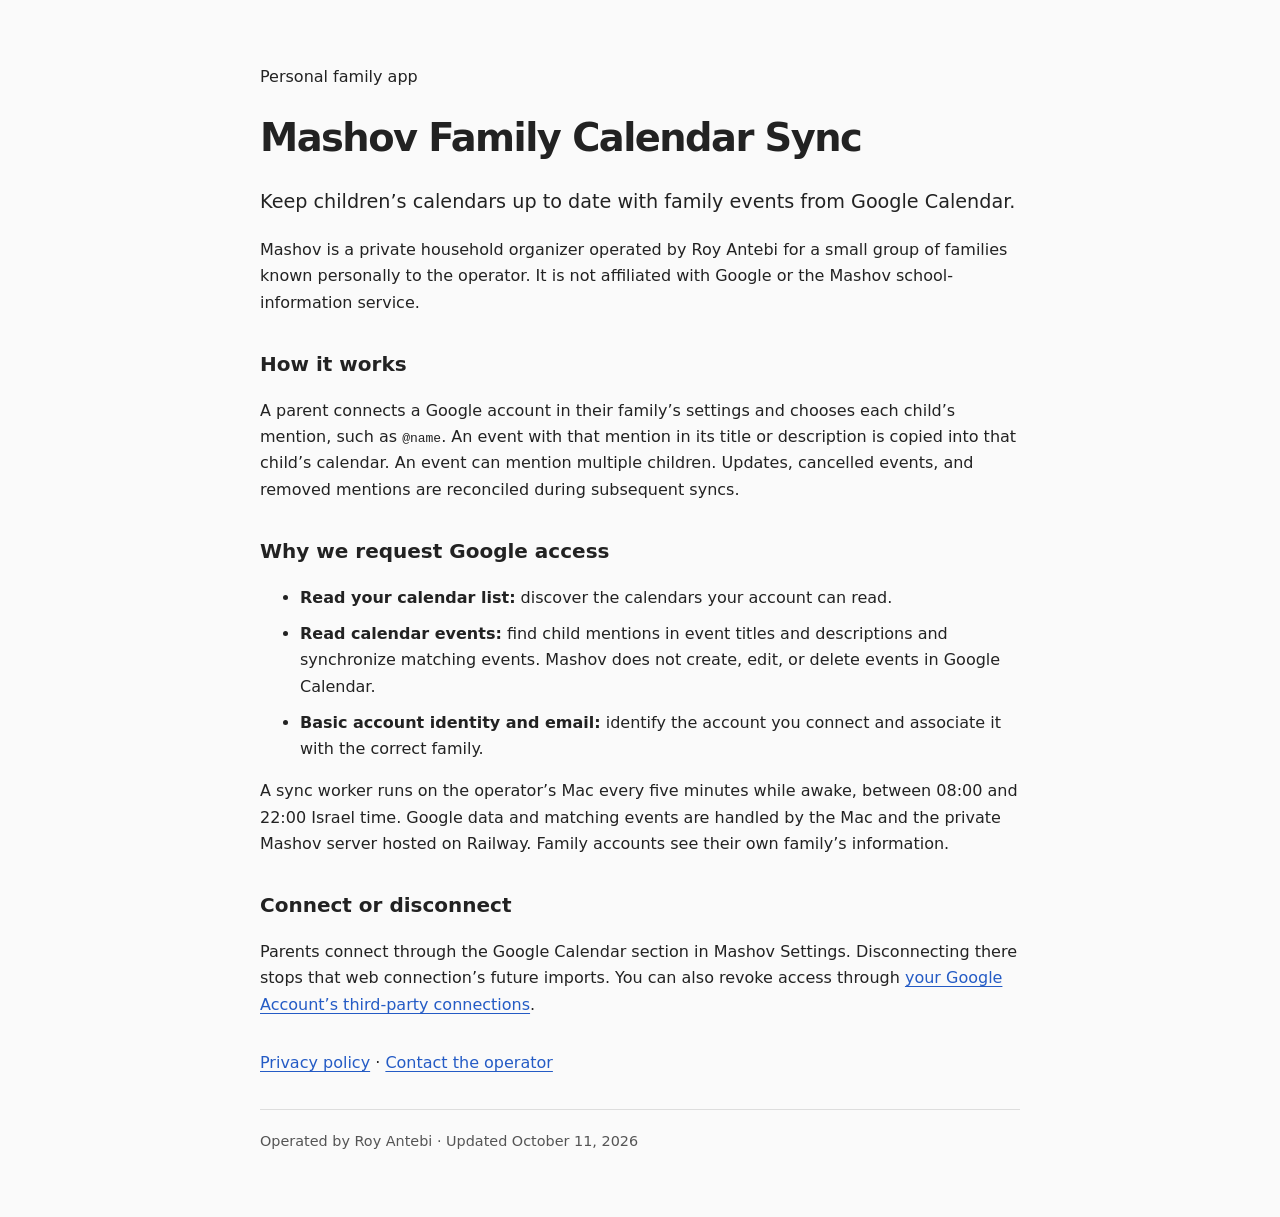
<file: index.html>
<!doctype html><html lang="en"><head><meta charset="utf-8"><meta name="viewport" content="width=device-width,initial-scale=1"><title>Mashov Family Calendar Sync</title><meta name="description" content="Personal family calendar synchronization with read-only Google Calendar access."><link rel="stylesheet" href="style.css"></head><body><main>
<p>Personal family app</p><h1>Mashov Family Calendar Sync</h1>
<p class="intro">Keep children’s calendars up to date with family events from Google Calendar.</p>
<p>Mashov is a private household organizer operated by Roy Antebi for a small group of families known personally to the operator. It is not affiliated with Google or the Mashov school-information service.</p>
<h2>How it works</h2><p>A parent connects a Google account in their family’s settings and chooses each child’s mention, such as <code>@name</code>. An event with that mention in its title or description is copied into that child’s calendar. An event can mention multiple children. Updates, cancelled events, and removed mentions are reconciled during subsequent syncs.</p>
<h2>Why we request Google access</h2><ul><li><strong>Read your calendar list:</strong> discover the calendars your account can read.</li><li><strong>Read calendar events:</strong> find child mentions in event titles and descriptions and synchronize matching events. Mashov does not create, edit, or delete events in Google Calendar.</li><li><strong>Basic account identity and email:</strong> identify the account you connect and associate it with the correct family.</li></ul>
<p>A sync worker runs on the operator’s Mac every five minutes while awake, between 08:00 and 22:00 Israel time. Google data and matching events are handled by the Mac and the private Mashov server hosted on Railway. Family accounts see their own family’s information.</p>
<h2>Connect or disconnect</h2><p>Parents connect through the Google Calendar section in Mashov Settings. Disconnecting there stops that web connection’s future imports. You can also revoke access through <a href="https://myaccount.google.com/connections">your Google Account’s third-party connections</a>.</p>
<nav><a href="privacy.html">Privacy policy</a> · <a href="mailto:royantebi@gmail.com">Contact the operator</a></nav>
<footer>Operated by Roy Antebi · Updated October 11, 2026</footer></main></body></html>
</file>
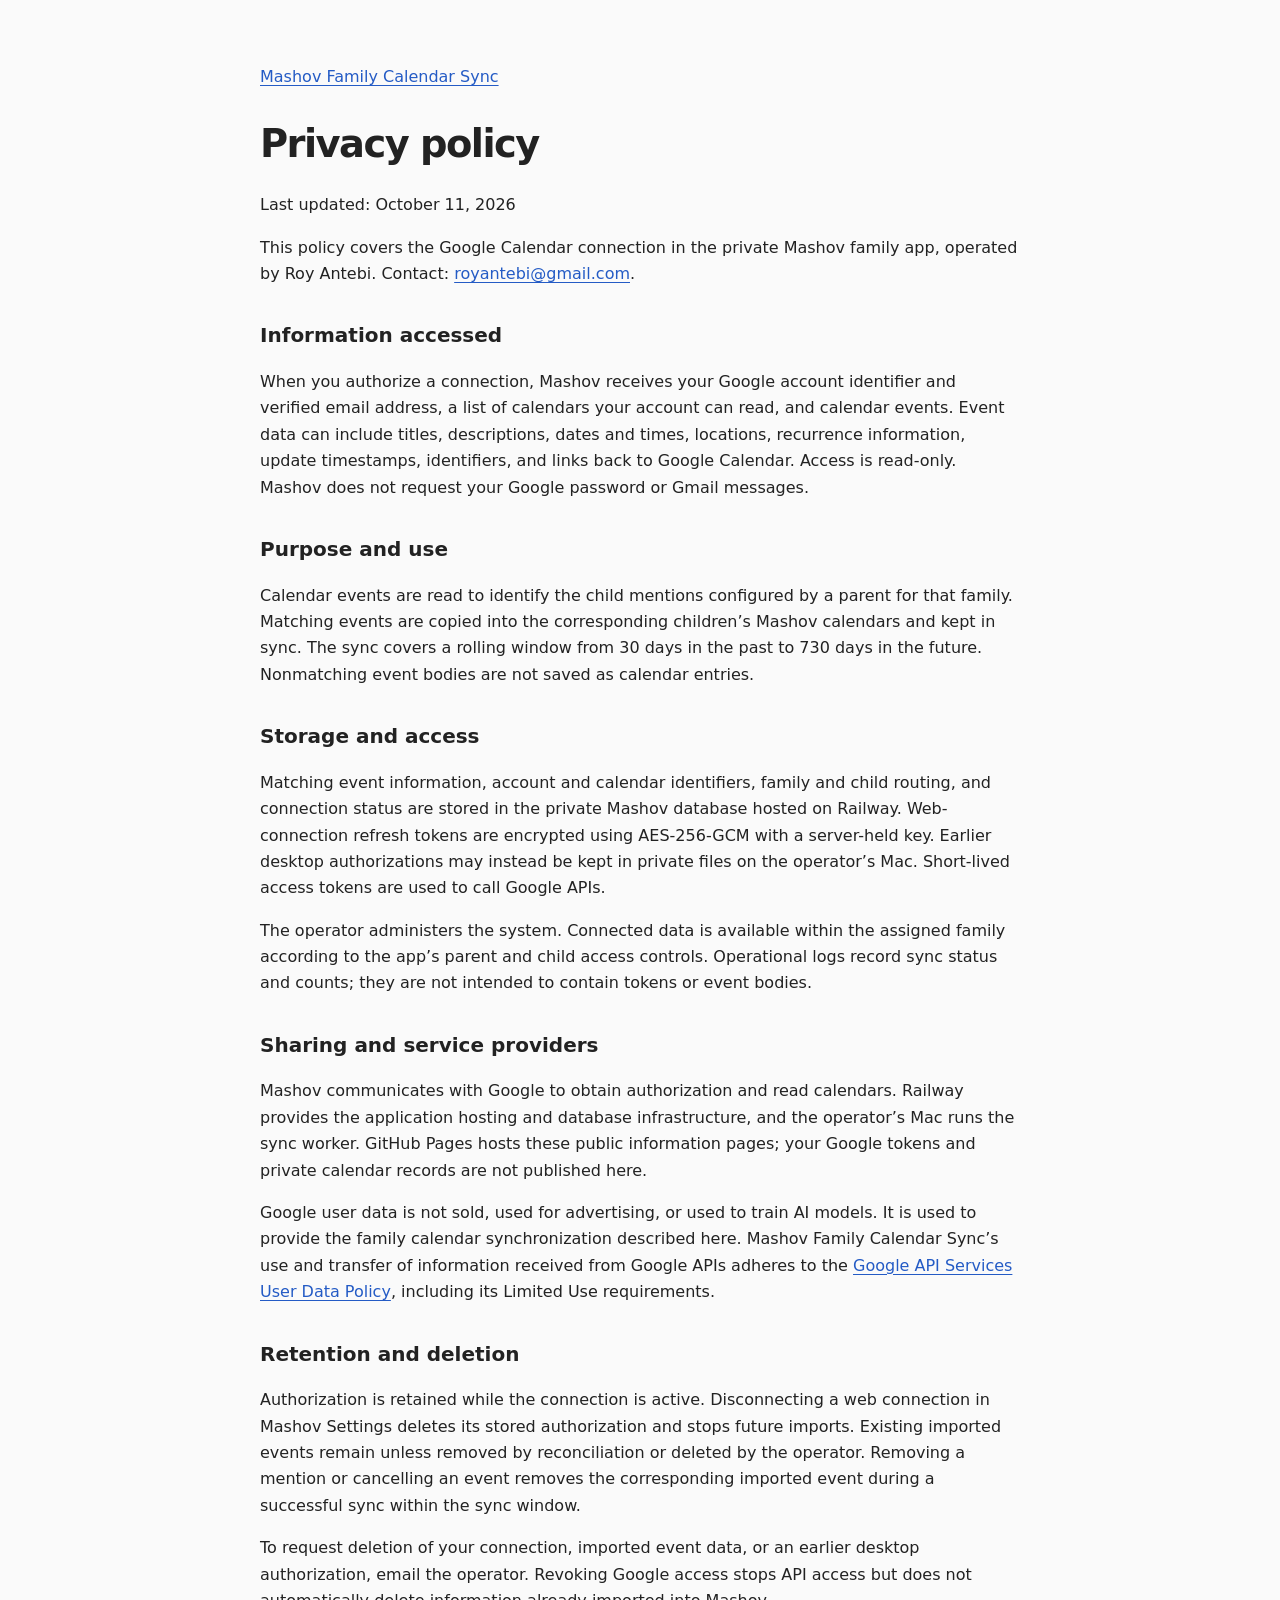
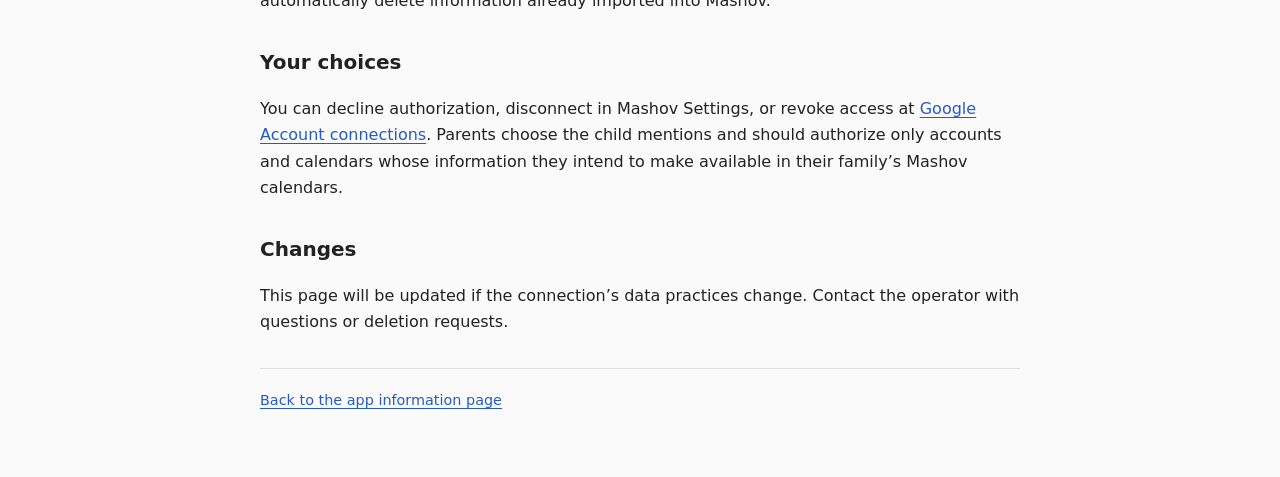
<file: privacy.html>
<!doctype html><html lang="en"><head><meta charset="utf-8"><meta name="viewport" content="width=device-width,initial-scale=1"><title>Privacy Policy — Mashov Family Calendar Sync</title><link rel="stylesheet" href="style.css"></head><body><main>
<nav><a href="./">Mashov Family Calendar Sync</a></nav><h1>Privacy policy</h1><p>Last updated: October 11, 2026</p>
<p>This policy covers the Google Calendar connection in the private Mashov family app, operated by Roy Antebi. Contact: <a href="mailto:royantebi@gmail.com">royantebi@gmail.com</a>.</p>
<h2>Information accessed</h2><p>When you authorize a connection, Mashov receives your Google account identifier and verified email address, a list of calendars your account can read, and calendar events. Event data can include titles, descriptions, dates and times, locations, recurrence information, update timestamps, identifiers, and links back to Google Calendar. Access is read-only. Mashov does not request your Google password or Gmail messages.</p>
<h2>Purpose and use</h2><p>Calendar events are read to identify the child mentions configured by a parent for that family. Matching events are copied into the corresponding children’s Mashov calendars and kept in sync. The sync covers a rolling window from 30 days in the past to 730 days in the future. Nonmatching event bodies are not saved as calendar entries.</p>
<h2>Storage and access</h2><p>Matching event information, account and calendar identifiers, family and child routing, and connection status are stored in the private Mashov database hosted on Railway. Web-connection refresh tokens are encrypted using AES-256-GCM with a server-held key. Earlier desktop authorizations may instead be kept in private files on the operator’s Mac. Short-lived access tokens are used to call Google APIs.</p><p>The operator administers the system. Connected data is available within the assigned family according to the app’s parent and child access controls. Operational logs record sync status and counts; they are not intended to contain tokens or event bodies.</p>
<h2>Sharing and service providers</h2><p>Mashov communicates with Google to obtain authorization and read calendars. Railway provides the application hosting and database infrastructure, and the operator’s Mac runs the sync worker. GitHub Pages hosts these public information pages; your Google tokens and private calendar records are not published here.</p><p>Google user data is not sold, used for advertising, or used to train AI models. It is used to provide the family calendar synchronization described here. Mashov Family Calendar Sync’s use and transfer of information received from Google APIs adheres to the <a href="https://developers.google.com/terms/api-services-user-data-policy">Google API Services User Data Policy</a>, including its Limited Use requirements.</p>
<h2>Retention and deletion</h2><p>Authorization is retained while the connection is active. Disconnecting a web connection in Mashov Settings deletes its stored authorization and stops future imports. Existing imported events remain unless removed by reconciliation or deleted by the operator. Removing a mention or cancelling an event removes the corresponding imported event during a successful sync within the sync window.</p><p>To request deletion of your connection, imported event data, or an earlier desktop authorization, email the operator. Revoking Google access stops API access but does not automatically delete information already imported into Mashov.</p>
<h2>Your choices</h2><p>You can decline authorization, disconnect in Mashov Settings, or revoke access at <a href="https://myaccount.google.com/connections">Google Account connections</a>. Parents choose the child mentions and should authorize only accounts and calendars whose information they intend to make available in their family’s Mashov calendars.</p>
<h2>Changes</h2><p>This page will be updated if the connection’s data practices change. Contact the operator with questions or deletion requests.</p><footer><a href="./">Back to the app information page</a></footer></main></body></html>
</file>
<file: style.css>
:root{font-family:system-ui,-apple-system,BlinkMacSystemFont,"Segoe UI",sans-serif;color:#222;background:#fafafa;line-height:1.65}body{margin:0}main{max-width:760px;margin:64px auto;padding:0 24px}h1{font-size:2.4rem;line-height:1.15;letter-spacing:-.04em}h2{font-size:1.25rem;margin-top:2rem}a{color:#245bc5;text-underline-offset:3px}nav,footer{margin:32px 0}footer{border-top:1px solid #ddd;padding-top:20px;font-size:.9rem;color:#555}.intro{font-size:1.2rem}li{margin:.6rem 0}@media(max-width:600px){main{margin-top:32px}h1{font-size:2rem}}
</file>
